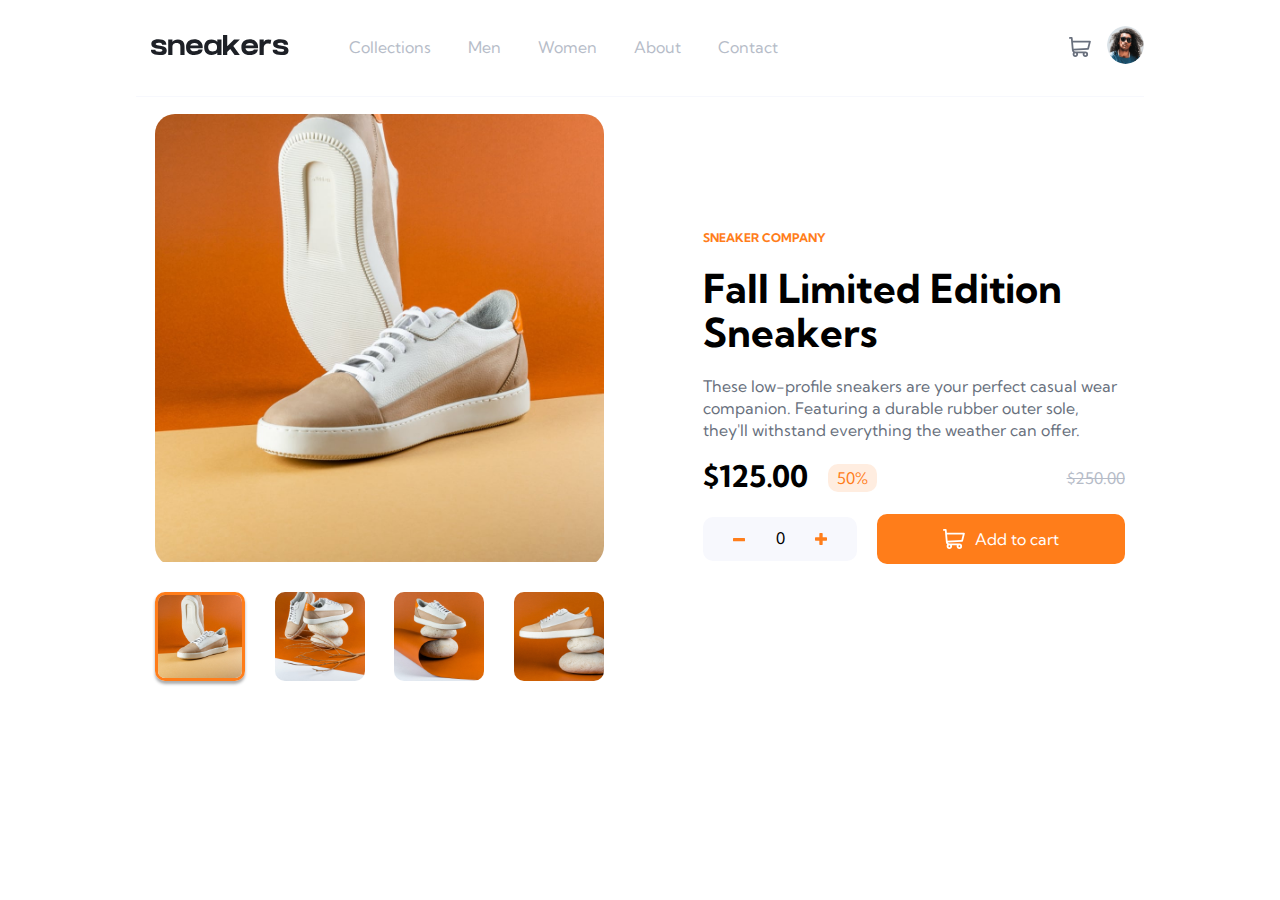
<file: index.html>
<!DOCTYPE html><html lang="en"><head><meta charset="UTF-8"><meta http-equiv="X-UA-Compatible" content="IE=edge"><meta name="viewport" content="width=device-width, initial-scale=1.0"><link rel="stylesheet" href="style.52c566d5.css"><script src="scripts.c5401e93.js" defer></script><link rel="preconnect" href="https://fonts.googleapis.com"><link rel="preconnect" href="https://fonts.gstatic.com" crossorigin><link href="https://fonts.googleapis.com/css2?family=Kumbh+Sans:wght@400;700&display=swap" rel="stylesheet"><title>Frontend Mentor | E-commerce product page</title><style>.attribution{font-size:11px;text-align:center}.attribution a{color:#3e52a3}</style></head><body> <div class="has-animation hide-for-desktop sidebarMenu"> <ul class="container container--px"> <li><a href="#">Collections</a></li> <li><a href="#">Men</a></li> <li><a href="#">Women</a></li> <li><a href="#">About</a></li> <li><a href="#">Contact</a></li> </ul> </div> <div class="has-animation hide-for-desktop sidebarMenuBackground"></div> <div class="hidden hide-for-mobile imagePopup-container"> <div class="imagePopup"> <div class="imagePopup__mainImage"> <a class="close"><img src="icon-close.2e37a0d2.svg" alt="close"></a> <div class="imagePopup__arrow-left"><img src="icon-previous.c1b39790.svg" alt=""></div> <div class="imagePopup__arrow-right"><img src="icon-next.3b564e39.svg" alt=""></div> <img class="big-image big-image-selected" src="image-product-1.2816d7a1.jpg" alt=""> <img class="big-image" src="image-product-2.400fc5c5.jpg" alt="product-1"> <img class="big-image" src="image-product-3.7fda9b4e.jpg" alt="product-2"> <img class="big-image" src="image-product-4.5cf88b3e.jpg" alt="product-3"> </div> <div class="flex flex-ai-c flex-jc-sb imagePopup__smallImages"> <img class="small-image small-image-selected" src="image-product-1-thumbnail.5bb4fb6c.jpg" alt=""> <img class="small-image" src="image-product-2-thumbnail.d9f9e014.jpg" alt=""> <img class="small-image" src="image-product-3-thumbnail.d9069d16.jpg" alt=""> <img class="small-image" src="image-product-4-thumbnail.8e2e6045.jpg" alt=""> </div> </div> </div> <div class="hidden shoppingCart"> <div class="shoppingCart__text">Cart</div> <div class="hidden shoppingCart__item-container"> <div class="shoppingCart__item"> <div class="flex flex-ai-c"> <img class="thumbnail" src="image-product-1-thumbnail.5bb4fb6c.jpg" alt=""> <div class="shopingCart__description"> <p class="hide-for-desktop">Autumn Limited Edition...</p> <p class="hide-for-mobile">Fall limited edition sneakers</p> <p class="shopingCart__price"> $125 x <span class="priceTimes">1</span> <span class="total">$375.00</span> </p> </div> </div> <a href="#"><img class="thrash" src="icon-delete.d0d43b78.svg" alt=""></a> </div> <div class="flex flex-ai-c flex-jc-c shoppingCart__btn"> <img src="icon-cart.e2b1f945.svg" alt="cart"> <p>Checkout</p> </div> </div> </div> <section class="nav-container"> <nav class="container container--px container--py flex flex-ai-c flex-jc-sb nav"> <div class="flex flex-ai-c nav__burger-logo"> <a class="hide-for-desktop nav__hamburgerMenu" href="#"> <span></span> <span></span> <span></span> </a> <div class="nav__logo"> <a href="#"> <img src="logo.30898bff.svg" alt=""> </a> </div> <div class="hide-for-mobile nav__links"> <ul> <li><a href="#">Collections</a></li> <li><a href="#">Men</a></li> <li><a href="#">Women</a></li> <li><a href="#">About</a></li> <li><a href="#">Contact</a></li> </ul> </div> </div> <div class="flex flex-ai-c nav__cart-avatar"> <a href="#" class="cartImg"> <p class="cartNumber hidden">2</p> <img src="icon-cart.e2b1f945.svg" alt=""> </a> <div class="avatar"> <img src="image-avatar.7a007b26.png" alt=""> </div> </div> </nav> </section> <section class="container container--px shoes-section-container"> <div class="shoes-section"> <div class="images"> <div class="carousel"> <div class="carousel__item carousel__item--visible"> <img src="image-product-1.2816d7a1.jpg" alt=""> </div> <div class="carousel__item"> <img src="image-product-2.400fc5c5.jpg" alt=""> </div> <div class="carousel__item"> <img src="image-product-3.7fda9b4e.jpg" alt=""> </div> <div class="carousel__item"> <img src="image-product-4.5cf88b3e.jpg" alt=""> </div> <div class="carousel__actions hide-for-tablet"> <button id="carousel__button--prev" aria-label="Previous slide"></button> <button id="carousel__button--next" aria-label="Next slide"></button> </div> </div> <div class="carousel__small-images flex flex-ai-c flex-jc-sb hide-for-mobile-down"> <div class="small-img"> <img class="img-selected" src="image-product-1.2816d7a1.jpg" alt=""> </div> <div class="small-img"> <img src="image-product-2.400fc5c5.jpg" alt=""> </div> <div class="small-img"> <img src="image-product-3.7fda9b4e.jpg" alt=""> </div> <div class="small-img"> <img src="image-product-4.5cf88b3e.jpg" alt=""> </div> </div> </div> <div class="description">  <p class="description__company">SNEAKER COMPANY</p> <h1 class="description__header">Fall Limited Edition Sneakers</h1> <p class="description__product-description"> These low-profile sneakers are your perfect casual wear companion. Featuring a durable rubber outer sole, they'll withstand everything the weather can offer. </p> <div class="description__prices flex flex-ai-c flex-jc-sb"> <div class="flex flex-ai-c price1"> <h1 class="description__main-price">$125.00</h1> <p class="description__discount">50%</p> </div> <div class="discount"> <p class="description__original-price">$250.00</p> </div> </div> <div class="cart"> <div class="add-remove flex flex-ai-c flex-jc-sb"> <a href="#" class="minus"><img src="icon-minus.e260edfa.svg" alt="minus"></a> <p class="number">0</p> <a href="#" class="plus"><img src="icon-plus.6ccf1354.svg" alt="minus"></a> </div> <div class="add-to-cart flex flex-ai-c flex-jc-c"> <img src="icon-cart.e2b1f945.svg" alt=""> <p>Add to cart</p> </div> </div> </div> </div> </section> </body></html>
</file>
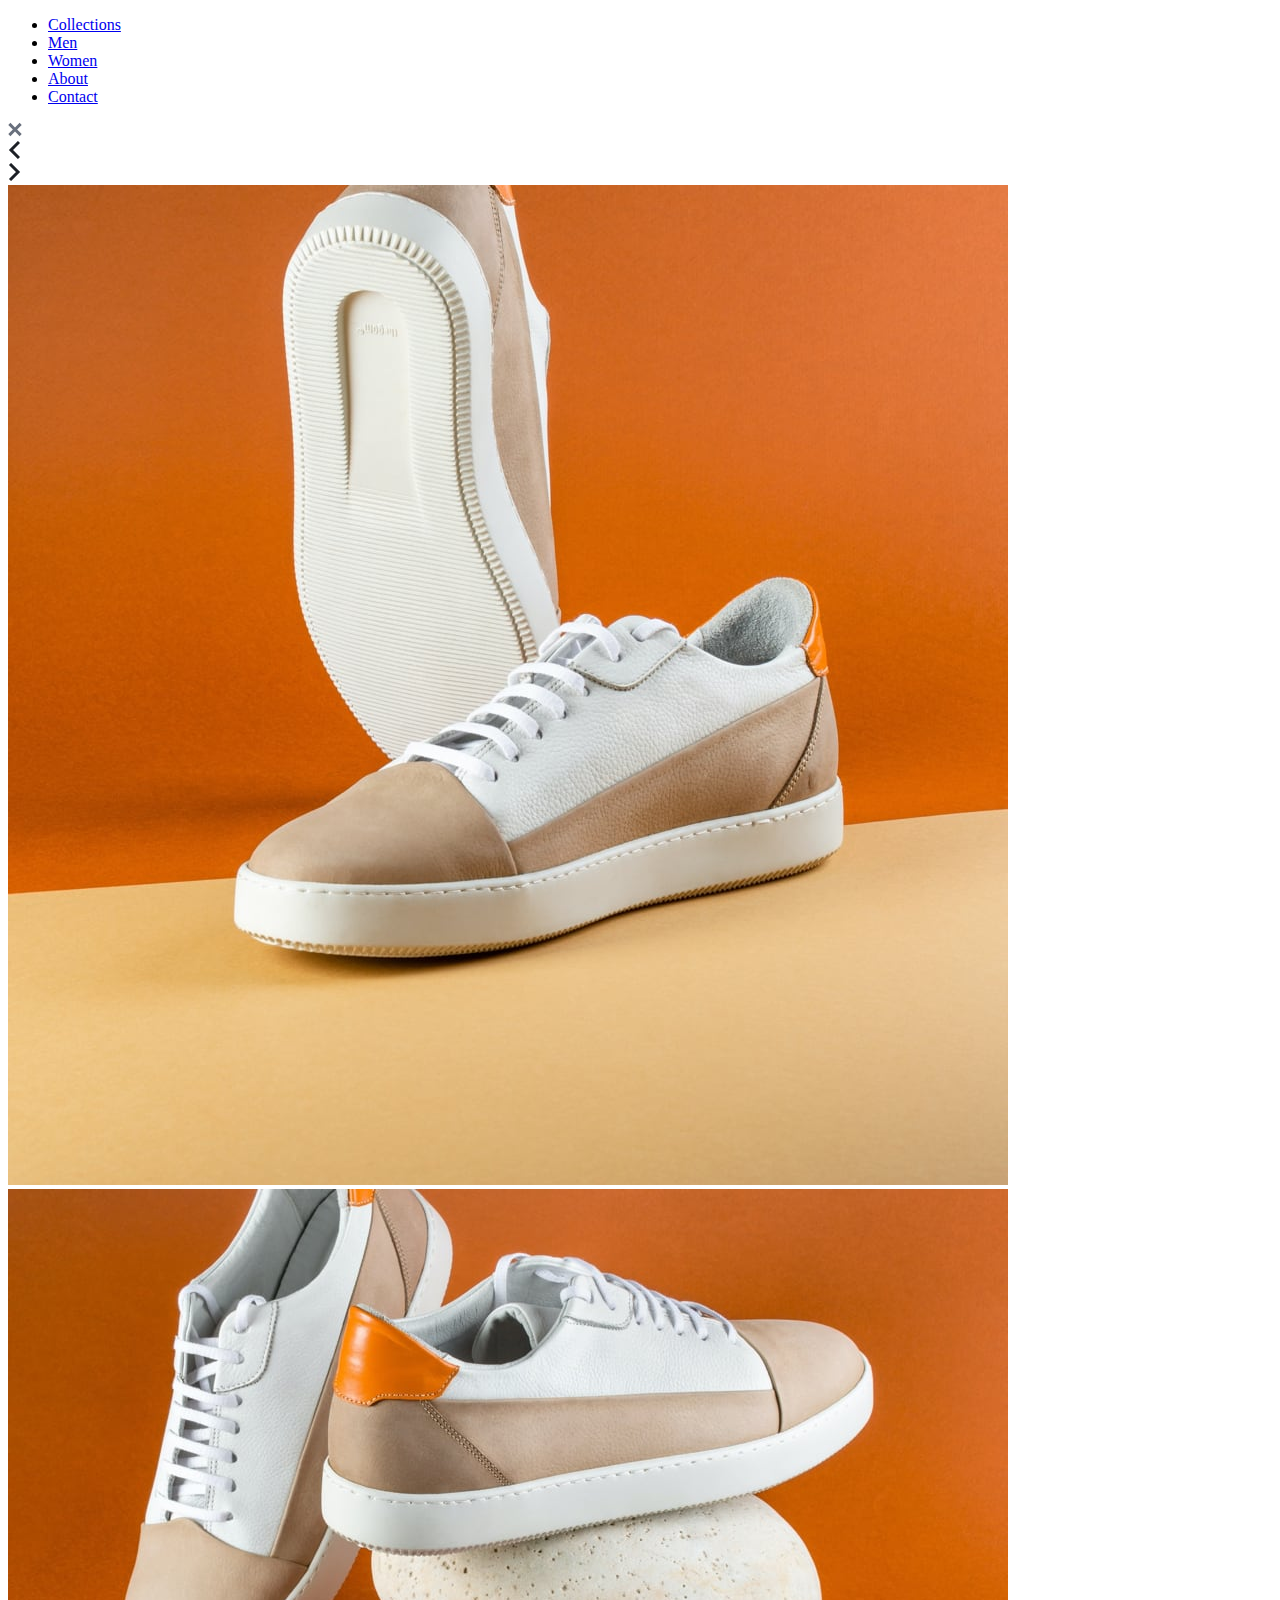
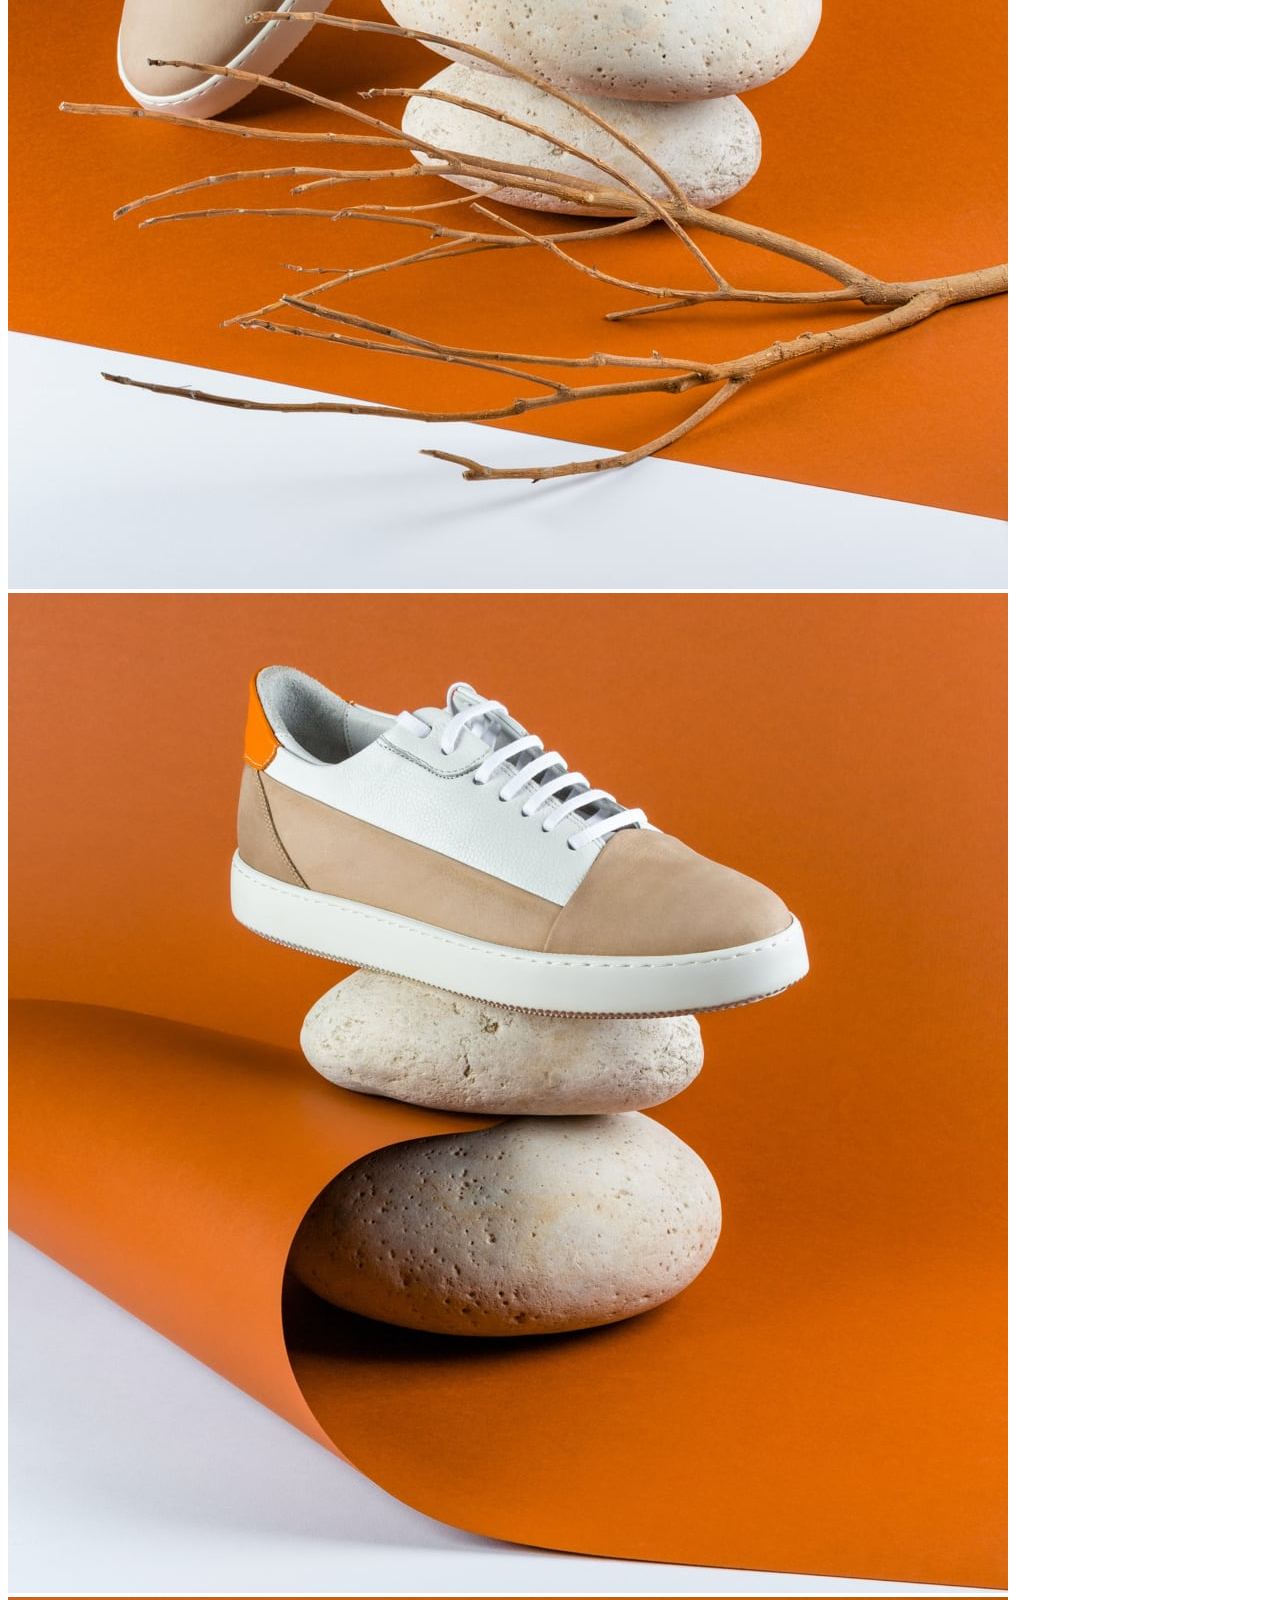
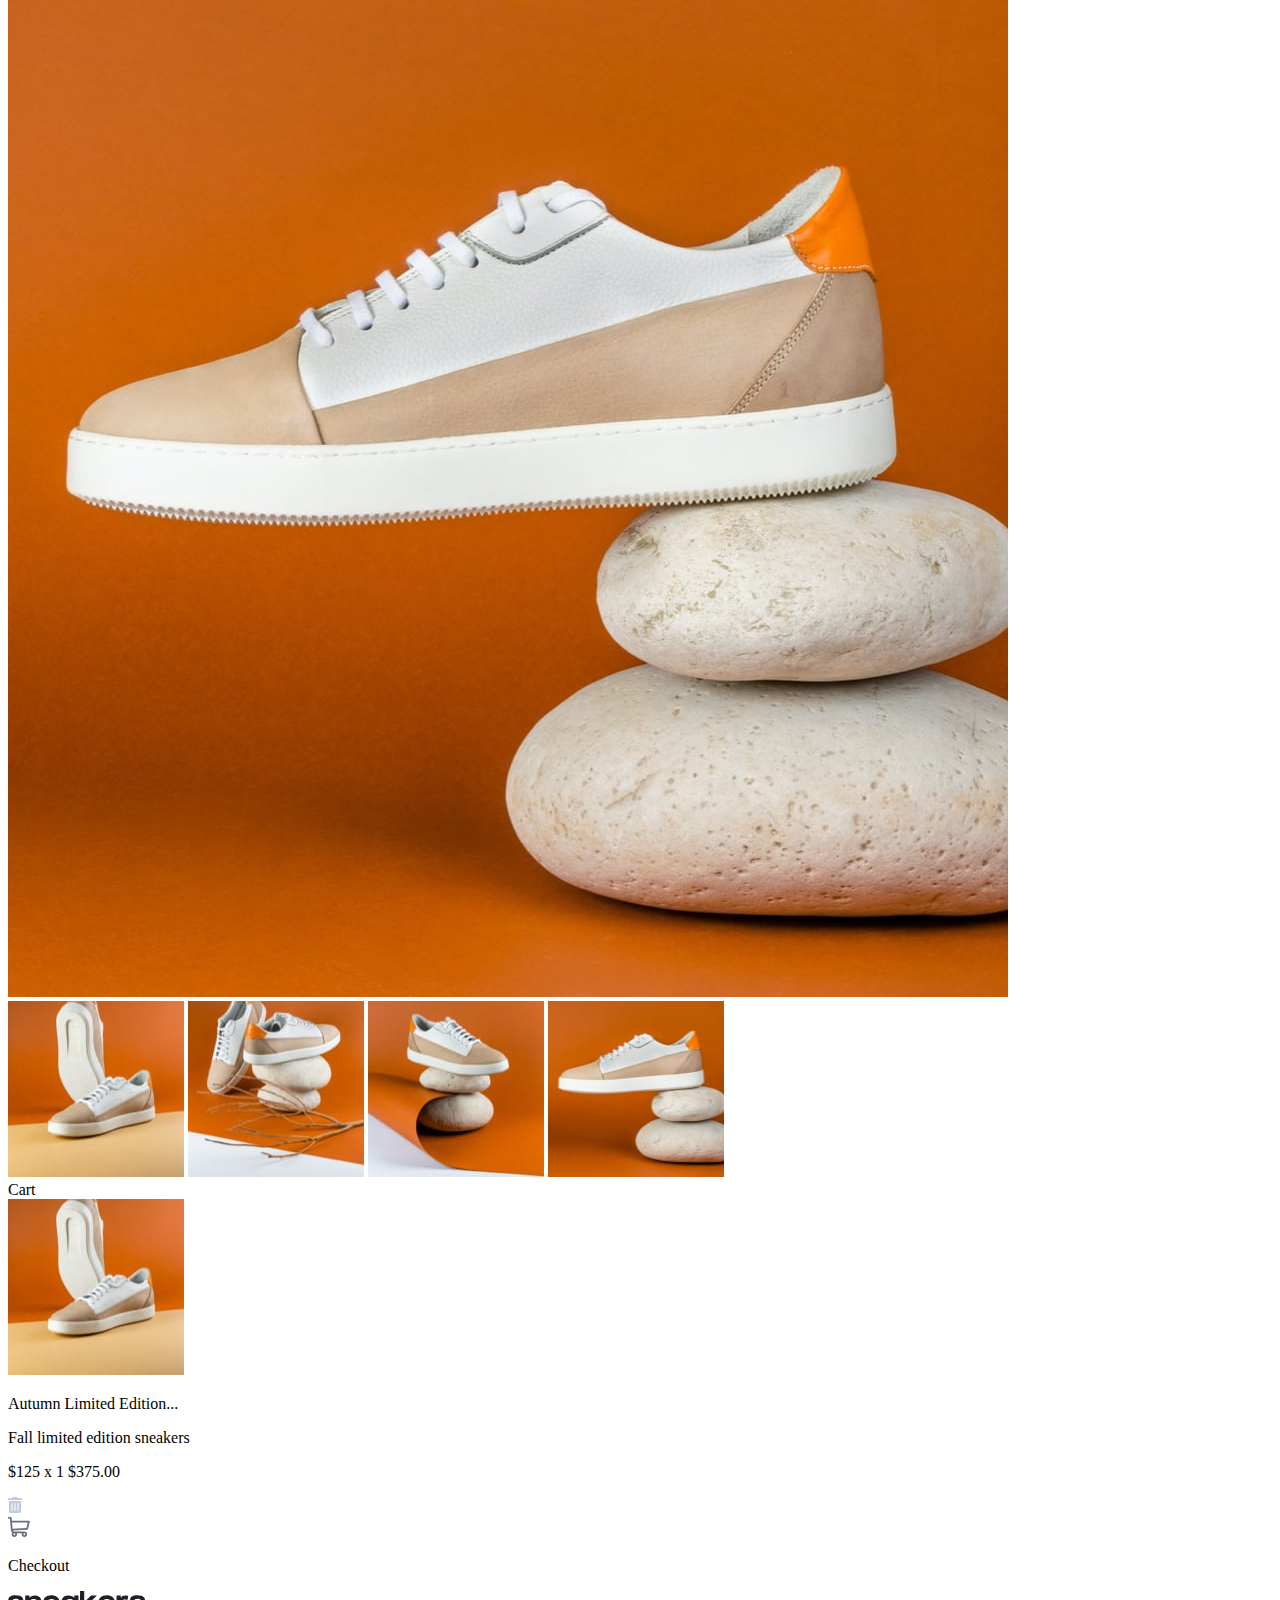
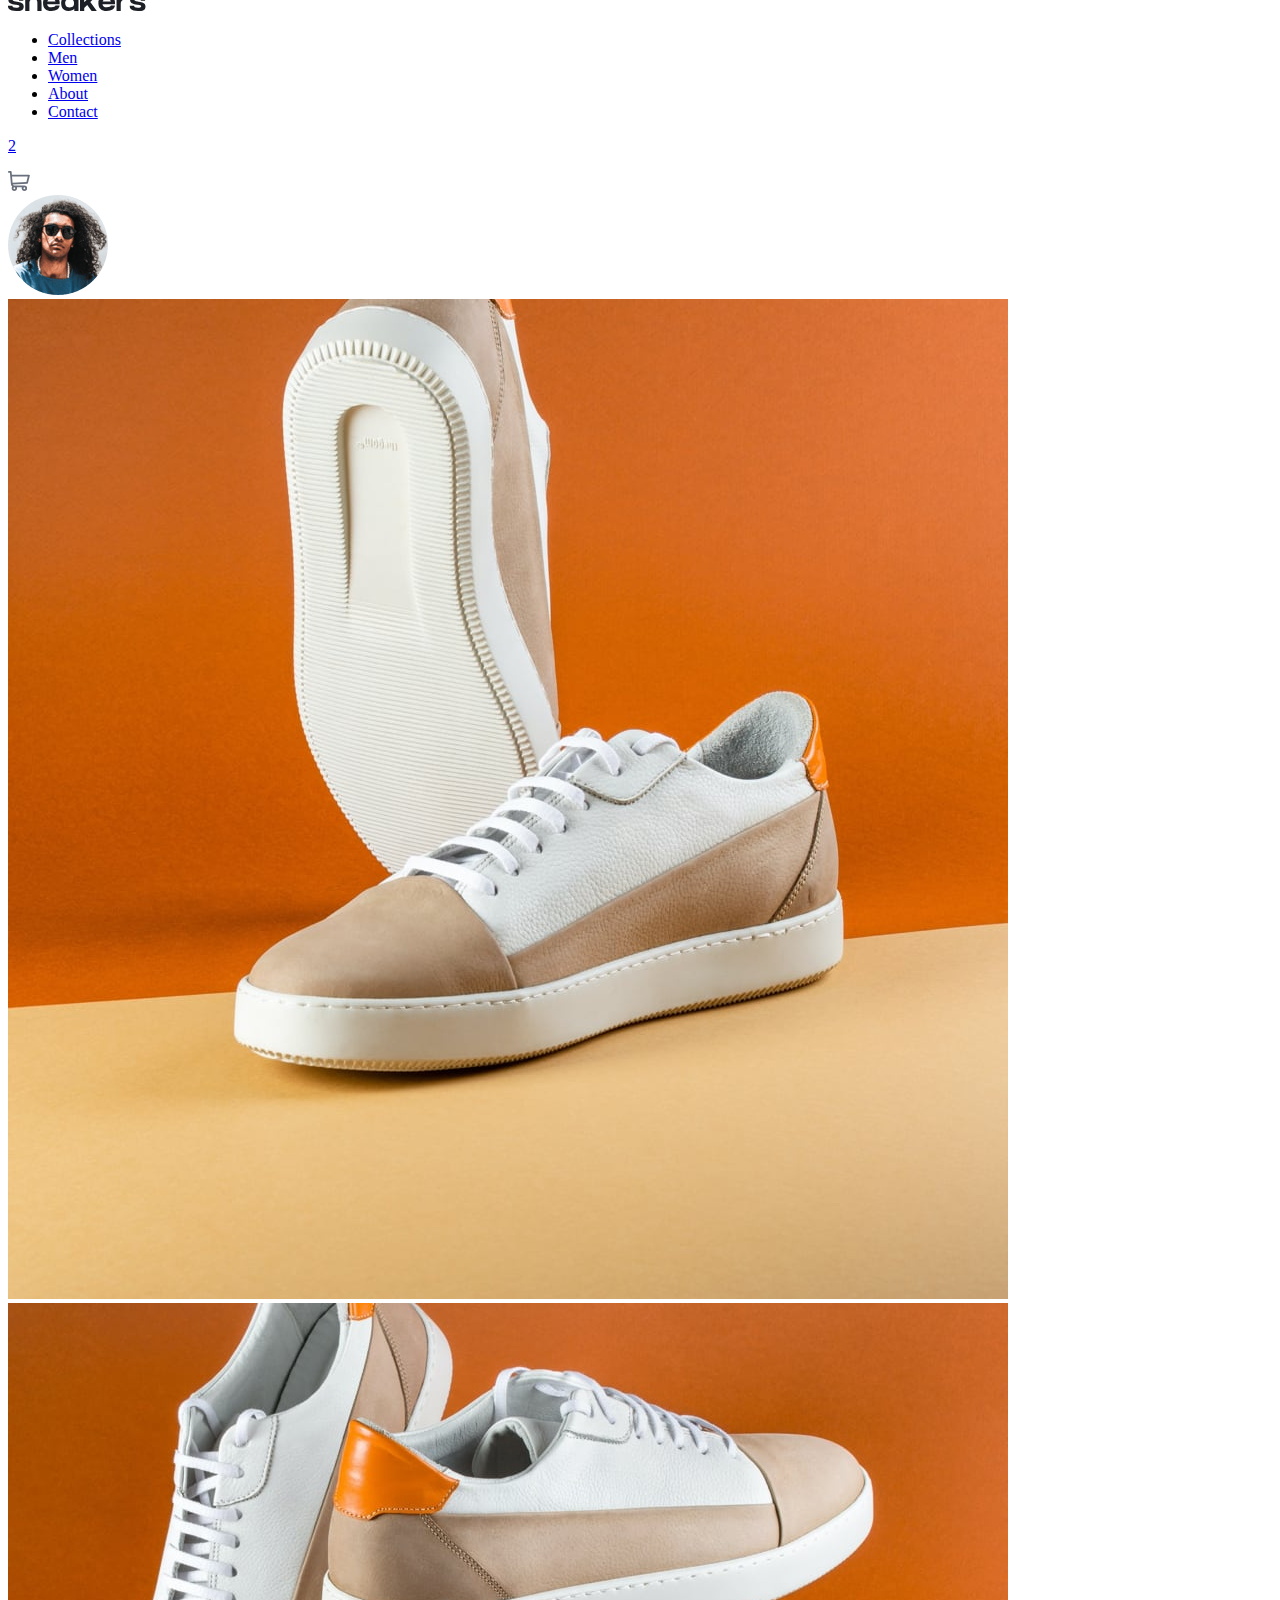
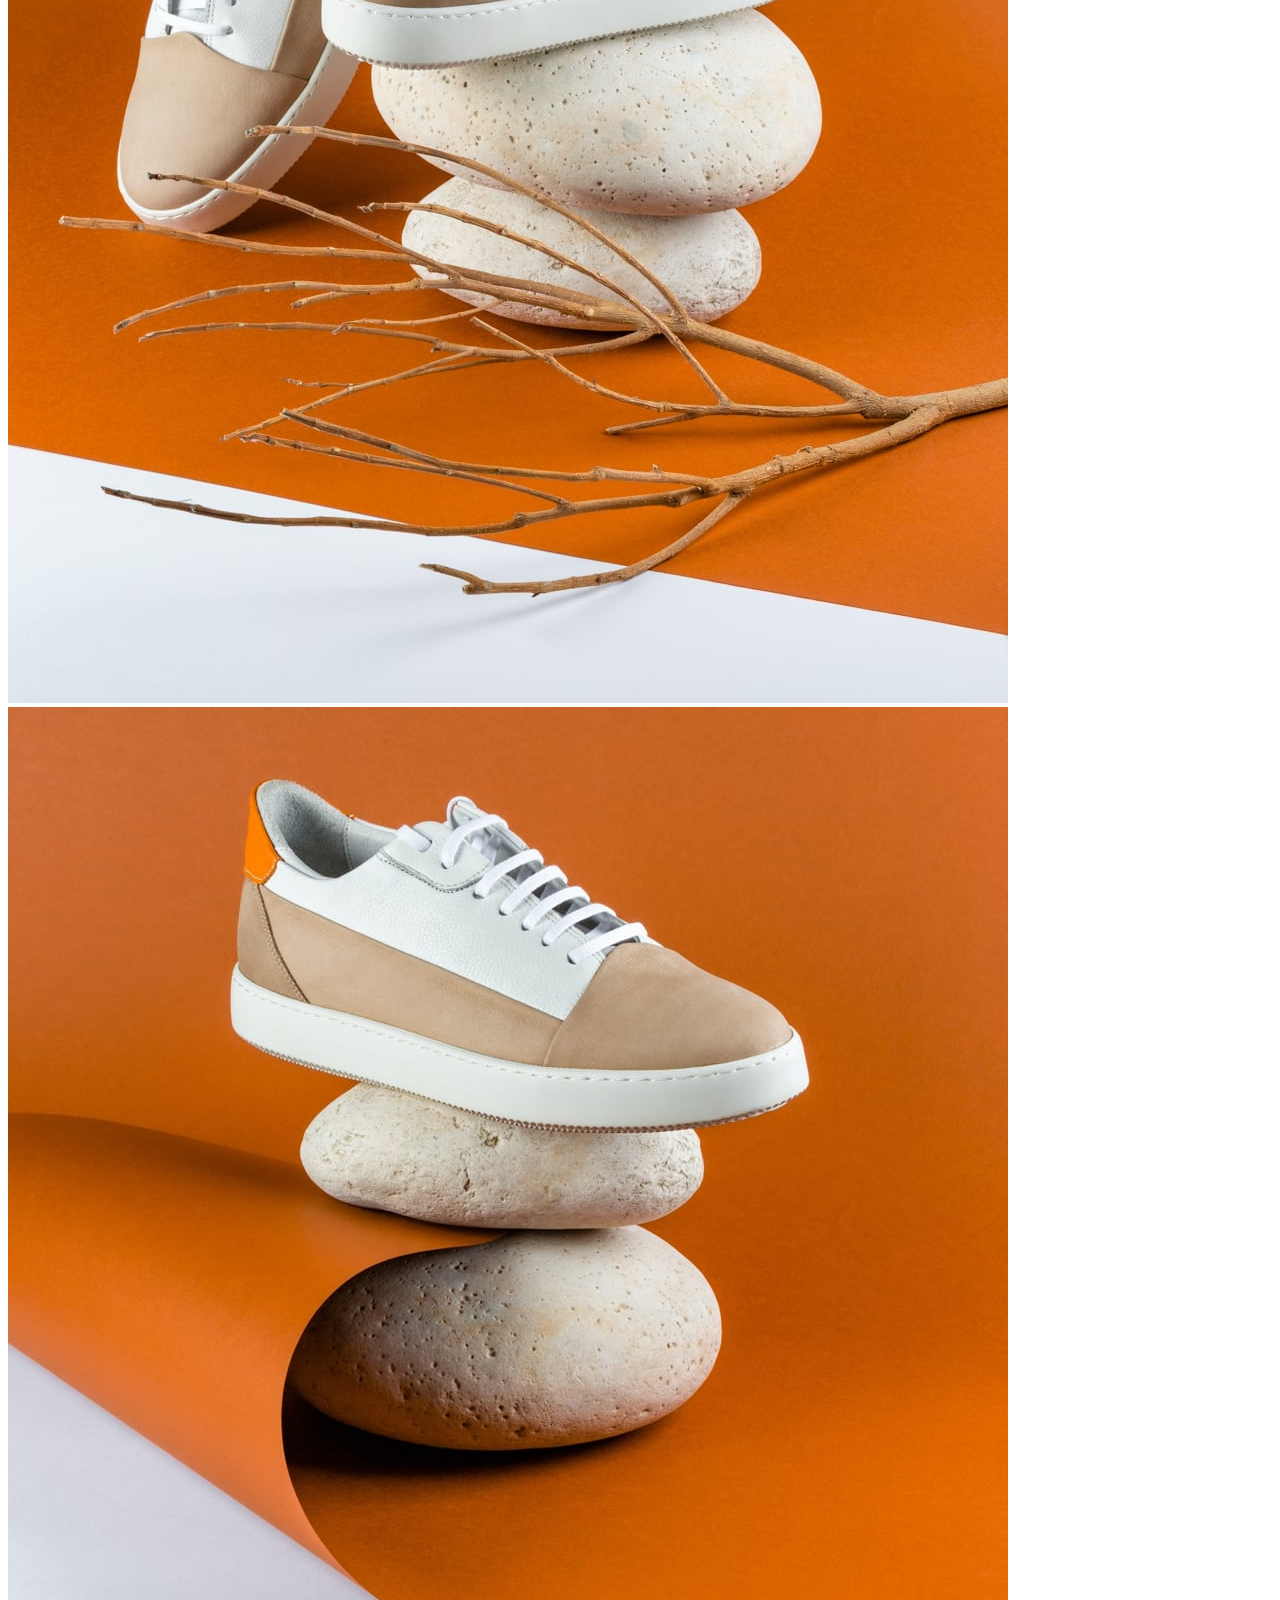
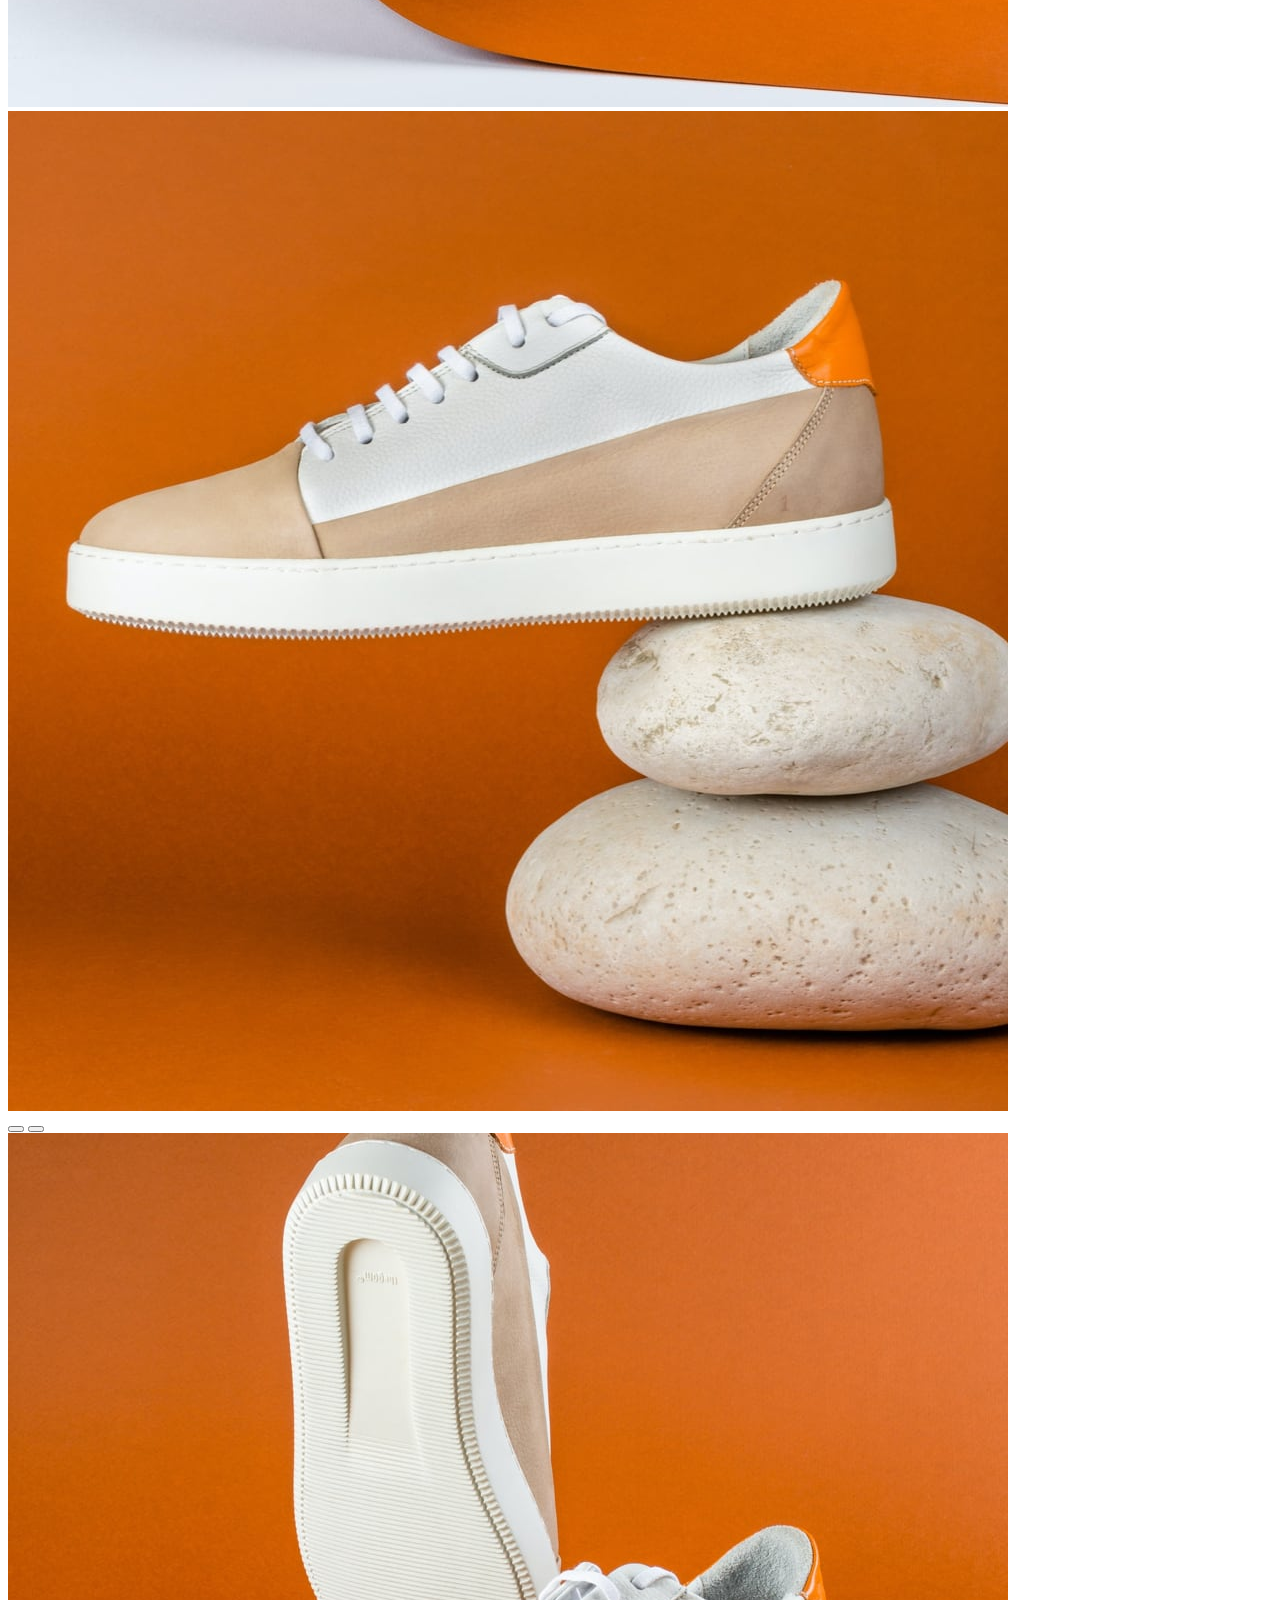
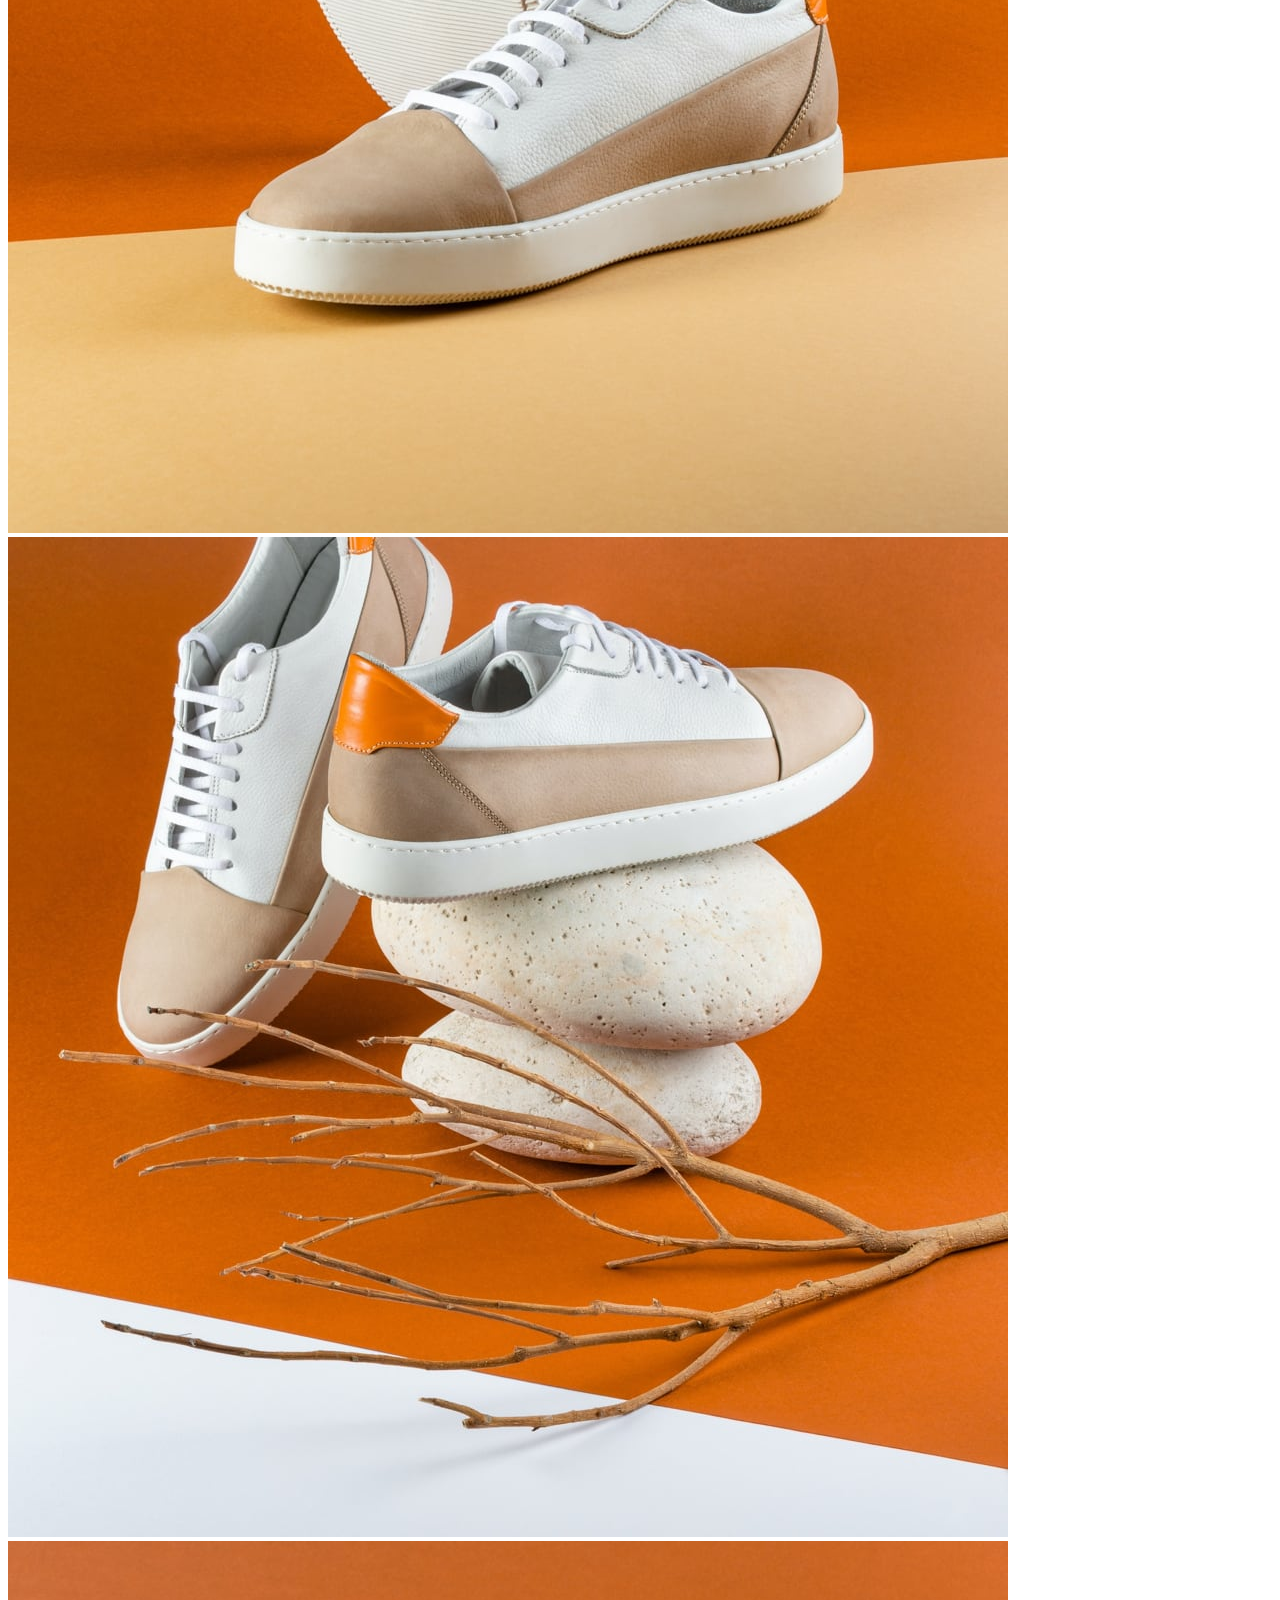
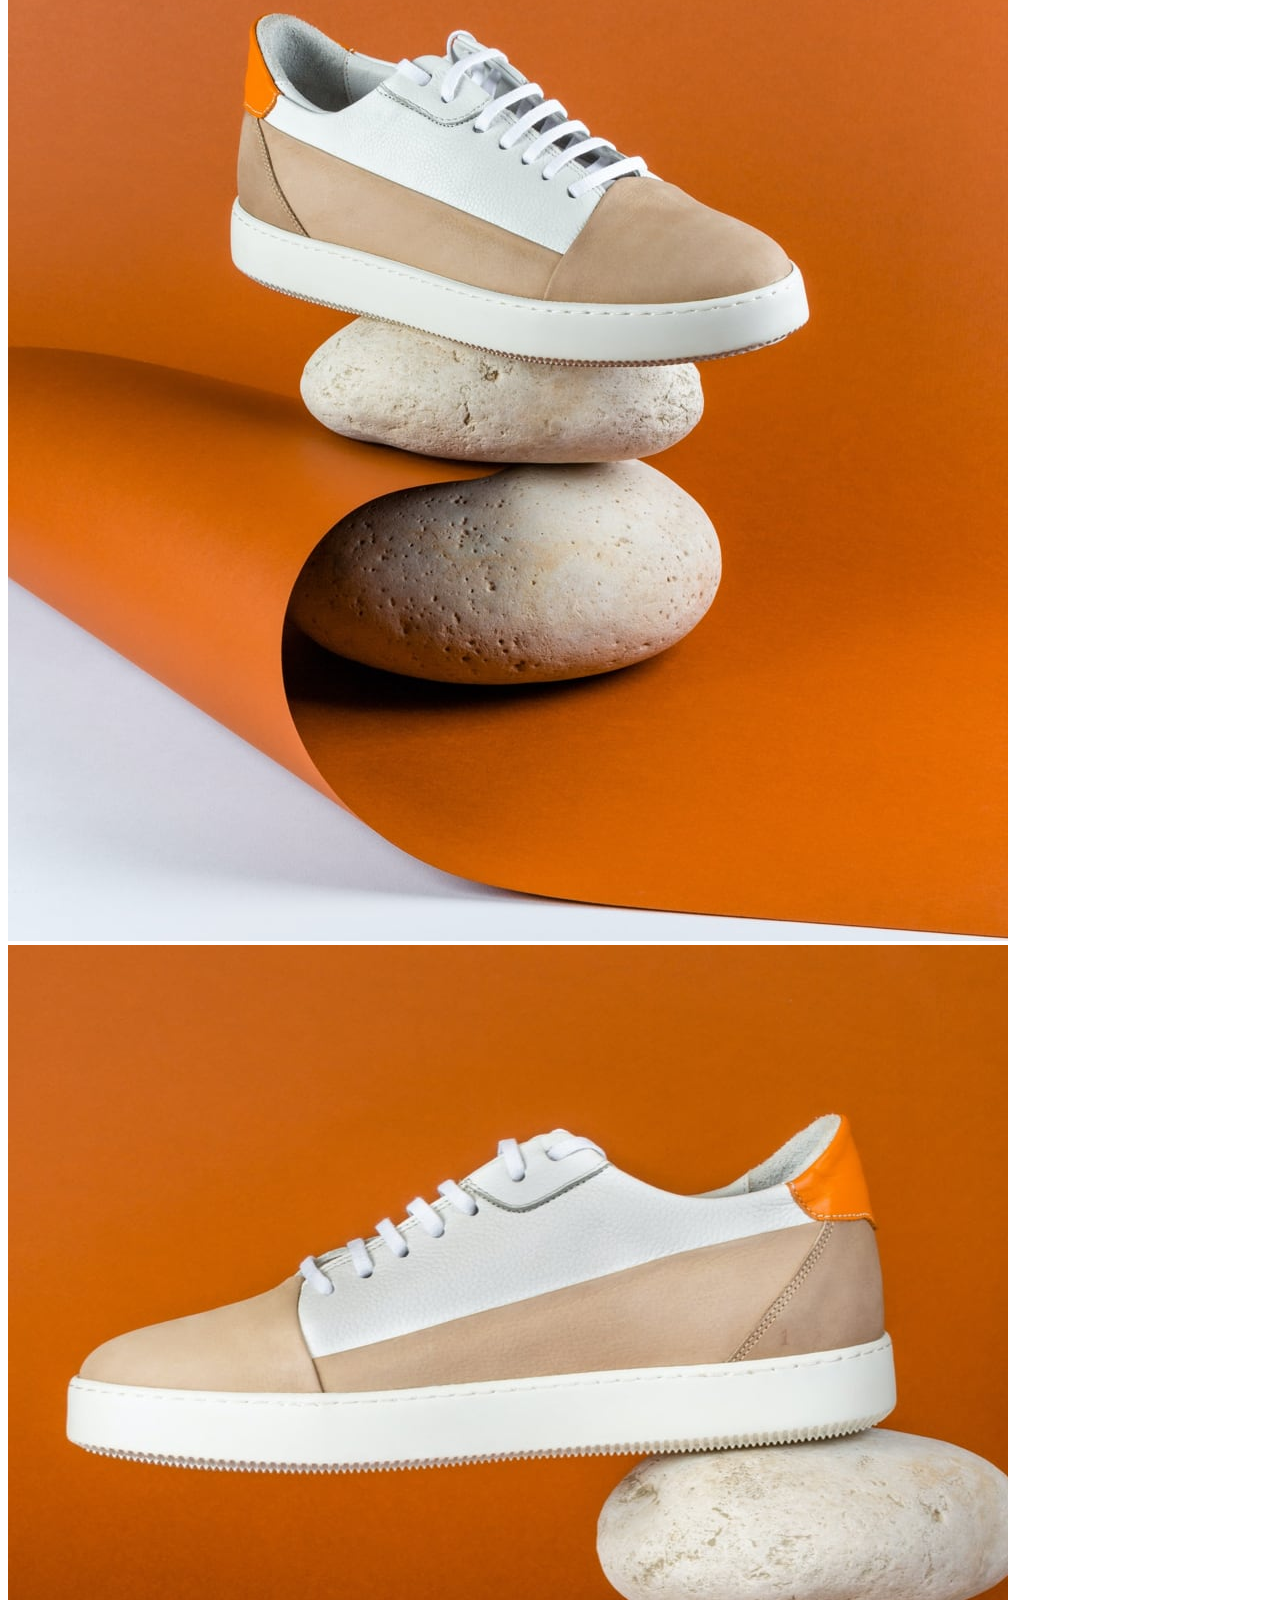
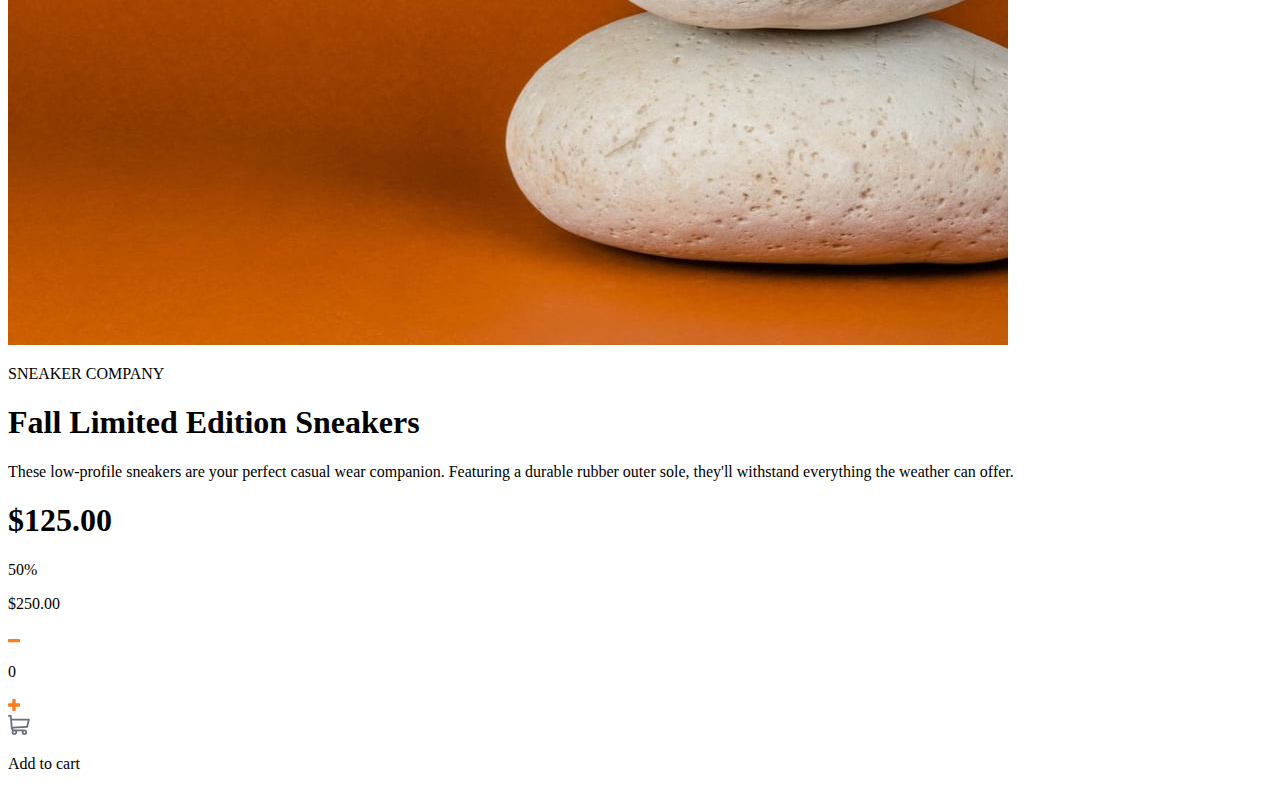
<file: src/index.html>
<!DOCTYPE html>
<html lang="en">
  <head>
    <meta charset="UTF-8" />
    <meta http-equiv="X-UA-Compatible" content="IE=edge" />
    <meta name="viewport" content="width=device-width, initial-scale=1.0" />
    <link rel="stylesheet" href="./sass/style.scss" />
    <script src="./scripts/index.js" defer></script>

    <!-- fonts -->
    <link rel="preconnect" href="https://fonts.googleapis.com" />
    <link rel="preconnect" href="https://fonts.gstatic.com" crossorigin />
    <link
      href="https://fonts.googleapis.com/css2?family=Kumbh+Sans:wght@400;700&display=swap"
      rel="stylesheet"
    />
    <!-- /fonts -->

    <title>Frontend Mentor | E-commerce product page</title>

    <style>
      .attribution {
        font-size: 11px;
        text-align: center;
      }
      .attribution a {
        color: hsl(228, 45%, 44%);
      }
    </style>
  </head>

  <body>
    <div class="sidebarMenu has-animation hide-for-desktop">
      <ul class="container container--px">
        <li><a href="#">Collections</a></li>
        <li><a href="#">Men</a></li>
        <li><a href="#">Women</a></li>
        <li><a href="#">About</a></li>
        <li><a href="#">Contact</a></li>
      </ul>
    </div>

    <div class="sidebarMenuBackground has-animation hide-for-desktop"></div>

    <div class="imagePopup-container hidden hide-for-mobile">
      <div class="imagePopup">
      <div class="imagePopup__mainImage">
        <a class="close"><img src="images/icon-close.svg" alt="close"></a>
      <div class="imagePopup__arrow-left"><img src="images/icon-previous.svg" alt=""></div>
      <div class="imagePopup__arrow-right"><img src="images/icon-next.svg" alt=""></div>
        <img class="big-image big-image-selected" src="images/image-product-1.jpg" alt="">
        <img class="big-image" src="images/image-product-2.jpg" alt="product-1">
        <img class="big-image" src="images/image-product-3.jpg" alt="product-2">
        <img class="big-image" src="images/image-product-4.jpg" alt="product-3">
      </div>
      <div class="imagePopup__smallImages flex flex-ai-c flex-jc-sb">
        <img class="small-image small-image-selected" src="images/image-product-1-thumbnail.jpg" alt="">
        <img class="small-image" src="images/image-product-2-thumbnail.jpg" alt="">
        <img class="small-image" src="images/image-product-3-thumbnail.jpg" alt="">
        <img class="small-image" src="images/image-product-4-thumbnail.jpg" alt="">
      </div>
    </div>
  </div>

    <div class="shoppingCart hidden">
      <div class="shoppingCart__text">Cart</div>
      <div class="shoppingCart__item-container hidden">
        <div class="shoppingCart__item">
          <div class="flex flex-ai-c">
            <img
              class="thumbnail"
              src="images/image-product-1-thumbnail.jpg"
              alt=""
            />
            <div class="shopingCart__description">
              <p class="hide-for-desktop">Autumn Limited Edition...</p>
              <p class="hide-for-mobile">Fall limited edition sneakers</p>
              <p class="shopingCart__price">
                $125 x <span class="priceTimes">1</span>
                <span class="total">$375.00</span>
              </p>
            </div>
          </div>
          <a href="#"
            ><img class="thrash" src="images/icon-delete.svg" alt=""
          /></a>
        </div>
        <div class="shoppingCart__btn flex flex-ai-c flex-jc-c">
          <img src="images/icon-cart.svg" alt="cart" />
          <p>Checkout</p>
        </div>
      </div>
    </div>

    <section class="nav-container">
      <nav
        class="
          nav
          container container--px container--py
          flex flex-ai-c flex-jc-sb
        "
      >
        <div class="nav__burger-logo flex flex-ai-c">
          <a class="nav__hamburgerMenu hide-for-desktop" href="#">
            <span></span>
            <span></span>
            <span></span>
          </a>

          <div class="nav__logo">
            <a href="#">
              <img src="images/logo.svg" alt="" />
            </a>
          </div>

          <div class="nav__links hide-for-mobile">
            <ul>
              <li><a href="#">Collections</a></li>
              <li><a href="#">Men</a></li>
              <li><a href="#">Women</a></li>
              <li><a href="#">About</a></li>
              <li><a href="#">Contact</a></li>
            </ul>
          </div>
        </div>

        <div class="nav__cart-avatar flex flex-ai-c">
          <a href="#" class="cartImg">
            <p class="cartNumber hidden">2</p>
            <img src="./images/icon-cart.svg" alt="" />
          </a>
          <div class="avatar">
            <img src="./images/image-avatar.png" alt="" />
          </div>
        </div>
      </nav>
    </section>

    <section class="shoes-section-container container container--px">
      <div class="shoes-section">
        <div class="images">
          <div class="carousel">
            <div class="carousel__item carousel__item--visible">
              <img src="images/image-product-1.jpg" alt="" />
            </div>
            <div class="carousel__item">
              <img src="images/image-product-2.jpg" alt="" />
            </div>
            <div class="carousel__item">
              <img src="images/image-product-3.jpg" alt="" />
            </div>
            <div class="carousel__item">
              <img src="images/image-product-4.jpg" alt="" />
            </div>

            <div class="carousel__actions hide-for-tablet">
              <button
                id="carousel__button--prev"
                aria-label="Previous slide"
              ></button>
              <button
                id="carousel__button--next"
                aria-label="Next slide"
              ></button>
            </div>
          </div>

          <div
            class="
              carousel__small-images
              flex flex-ai-c flex-jc-sb
              hide-for-mobile-down
            "
          >
            <div class="small-img">
              <img
                class="img-selected"
                src="images/image-product-1.jpg"
                alt=""
              />
            </div>
            <div class="small-img">
              <img src="images/image-product-2.jpg" alt="" />
            </div>
            <div class="small-img">
              <img src="images/image-product-3.jpg" alt="" />
            </div>
            <div class="small-img">
              <img src="images/image-product-4.jpg" alt="" />
            </div>
          </div>
        </div>

        <div class="description">
          <!-- container container--px container--py -->
          <p class="description__company">SNEAKER COMPANY</p>
          <h1 class="description__header">Fall Limited Edition Sneakers</h1>
          <p class="description__product-description">
            These low-profile sneakers are your perfect casual wear companion.
            Featuring a durable rubber outer sole, they'll withstand everything
            the weather can offer.
          </p>
          <div class="description__prices flex flex-ai-c flex-jc-sb">
            <div class="price1 flex flex-ai-c">
              <h1 class="description__main-price">$125.00</h1>
              <p class="description__discount">50%</p>
            </div>

            <div class="discount">
              <p class="description__original-price">$250.00</p>
            </div>
          </div>

          <div class="cart">
            <div class="add-remove flex flex-ai-c flex-jc-sb">
              <a href="#" class="minus"
                ><img src="images/icon-minus.svg" alt="minus"
              /></a>
              <p class="number">0</p>
              <a href="#" class="plus"
                ><img src="images/icon-plus.svg" alt="minus"
              /></a>
            </div>
            <div class="add-to-cart flex flex-ai-c flex-jc-c">
              <img src="images/icon-cart.svg" alt="" />
              <p>Add to cart</p>
            </div>
          </div>
        </div>
      </div>
    </section>
  </body>
</html>
</file>
<file: style.52c566d5.css>
:root{--font-body:Arial,sans-serif;--white:#fff;--black:#000;--orange:#ff7d1a;--paleOrange:#ffede0;--veryDarkBlue:#1d2025;--darkGrayishBlue:#68707d;--grayishBlue:#b6bcc8;--lightGrayishBlue:#f7f8fd;--White:#fff}html{font-size:62.25%;box-sizing:border-box}*,:after,:before{box-sizing:inherit}body{font-family:Kumbh Sans,sans-serif;margin:0;padding:0;font-size:1.6em}.flex{display:flex}.flex-jc-sa{justify-content:space-around}.flex-jc-sb{justify-content:space-between}.flex-jc-c{justify-content:center}.flex-ai-c{align-items:center}.container{max-width:111.3rem;margin:0 auto}.container--px{padding-left:2.4rem;padding-right:2.4rem}@media (min-width:40em){.container--px{padding-left:5rem;padding-right:5rem}}.container--py{padding-top:2rem;padding-bottom:2rem}@media (min-width:40em){.container--py{padding-top:2.6rem;padding-bottom:2.6rem}}@media (max-width:71.8125em){.hide-for-mobile{display:none!important}}@media (min-width:71.875em){.hide-for-desktop{display:none!important}}@media (min-width:40em){.hide-for-tablet{display:none!important}}@media (max-width:39.9375em){.hide-for-mobile-down{display:none!important}}.hidden{display:none}h1,h2,h3{margin:0;padding:0;line-height:1.1}a,a:active,a:visited{text-decoration:none}p{margin:0;padding:0;line-height:1.4;font-size:1.2rem}h1{font-size:3rem}.has-animation{visibility:hidden}@keyframes slide-in{0%{visibility:hidden;transform:translateX(-100%);@media (min-width:40em){transform:translateX(0)}}1%{visibility:visible;transform:translateX(-100%);@media (min-width:40em){transform:translateX(0)}}to{visibility:visible;transform:translateX(0);@media (min-width:40em){transform:translateX(0)}}}.slide-in{animation:slide-in .3s ease-in-out forwards}@keyframes slide-out{0%{visibility:visible;transform:translateX(0);@media (min-width:40em){transform:translateX(0)}}99%{visibility:visible;transform:translateX(-100%);@media (min-width:40em){transform:translateX(0)}}to{visibility:hidden;transform:translateX(-100%);@media (min-width:40em){transform:translateX(0)}}}.slide-out{animation:slide-out .25s ease-in-out forwards}@keyframes fade-in{0%{visibility:hidden;opacity:0}1%{visibility:visible;opacity:0}to{opacity:1;visibility:visible}}.fade-in{animation:fade-in .2s ease-in-out forwards}@keyframes fade-out{0%{visibility:visible;opacity:1}99%{visibility:visible;opacity:0}to{visibility:hidden;opacity:0}}.fade-out{animation:fade-out .2s ease-in-out forwards}.nav{position:relative}.nav.open .nav__hamburgerMenu span:first-child{transform:rotate(45deg)}.nav.open .nav__hamburgerMenu span:nth-child(2){opacity:0}.nav.open .nav__hamburgerMenu span:last-child{transform:rotate(-45deg)}.nav:after{content:"";position:absolute;border-bottom:1px solid var(--lightGrayishBlue);top:0;bottom:-.3rem;left:5rem;right:5rem;z-index:-1}@media (max-width:39.9375em){.nav:after{display:none}}.nav__hamburgerMenu{z-index:2;display:flex;flex-direction:column;cursor:pointer}.nav__hamburgerMenu span{transition:all .3s ease-in-out;display:inline-block;width:1.6rem;height:.3rem;background-color:var(--grayishBlue);transform-origin:-.5px 1.3px}.nav__hamburgerMenu span:not(:last-child){margin-bottom:.3rem}.nav__hamburgerMenu span span:first-child{transform-origin:0 100%}.nav__logo{margin-left:1.6rem;user-select:none}.nav__links{margin:0;padding-left:6rem}.nav__links ul{padding:0;margin:0;list-style-type:none}.nav__links ul li{display:inline-block}.nav__links ul li:not(:last-child){margin-right:3.3rem}.nav__links ul li a{color:var(--grayishBlue);position:relative}.nav__links ul li a:after{transition:opacity .2s ease-in-out;content:"";height:.2rem;border-radius:50%;position:absolute;background-color:var(--orange);left:0;right:0;bottom:-4.1rem;opacity:0}.nav__links ul li a:hover:after{opacity:1}.nav .cartImg{line-height:0;position:relative}.nav .cartImg p{position:absolute;top:-.9rem;right:-.9rem;background-color:var(--orange);padding:.3rem .6rem;line-height:1;border-radius:40%}.nav .avatar{cursor:pointer;margin-left:1.6rem}.nav .avatar img{width:2.9rem;border-radius:50%}.nav .avatar img:hover{border:.3rem solid var(--orange)}@media (min-width:71.875em){.nav .avatar img{width:3.8rem}}.sidebarMenu{position:fixed;width:22.2rem;height:100%;background-color:#ccc;z-index:2}@media (min-width:40em){.sidebarMenu{height:100%;width:100%;display:flex;justify-content:center;align-items:center}}.sidebarMenu ul{display:flex;flex-direction:column;margin-top:10rem}@media (min-width:40em){.sidebarMenu ul{margin-top:0}}.sidebarMenu ul li{display:inline-block}@media (min-width:40em){.sidebarMenu ul li{text-align:center}}.sidebarMenu ul li:not(:last-child){margin-bottom:2rem}.sidebarMenu ul li a{color:#000;font-weight:700}@media (min-width:40em){.sidebarMenu ul li a{font-size:3rem}}.sidebarMenuBackground{position:absolute;z-index:1;width:100%;height:100%;background-color:rgba(0,0,0,.75)}.shoes-section-container{position:relative}@media (min-width:40em){.shoes-section-container{margin-top:2rem!important}}@media (max-width:71.8125em){.shoes-section-container{max-width:111.3rem;margin:0 auto;padding-left:5rem;padding-right:5rem}}@media (max-width:39.9375em){.shoes-section-container{margin:0;padding:0}}@media (min-width:71.875em){.shoes-section-container{padding-left:7rem;padding-right:7rem}}.shoes-section{display:flex;flex-direction:column;align-items:center}@media (min-width:40em){.shoes-section{display:flex;flex-direction:row}}.carousel{overflow:hidden;height:30rem;position:relative;width:100%}@media (min-width:40em){.carousel{width:30rem;height:30rem;cursor:pointer}}@media (min-width:71.875em){.carousel{width:45rem;height:45rem}}.carousel__item,.carousel__item--hidden{display:none}@media (min-width:40em){.carousel__item{border-radius:2rem;overflow:hidden}}.carousel__item img{width:100%;height:100%;object-position:50% 50%;object-fit:cover}@media (min-width:40em){.carousel__item img{width:100%}}.carousel__item--visible{display:block;animation:fadeVisibility .5s ease-in-out}.carousel__actions{margin:0 auto;padding:1rem;width:100%;display:flex;justify-content:space-between;position:absolute;top:50%;transform:translateY(-50%)}.carousel__actions button{border-radius:50%;border:0;width:4rem;height:4rem;font-weight:700;cursor:pointer;background-color:var(--white)}#carousel__button--prev{background-image:url(icon-previous.c1b39790.svg);background-position:45% 50%}#carousel__button--next,#carousel__button--prev{width:4rem;height:4rem;background-repeat:no-repeat;background-size:1rem}#carousel__button--next{background-image:url(icon-next.3b564e39.svg);background-position:55% 50%}.carousel__small-images{margin-top:2rem;width:100%}@media (min-width:71.875em){.carousel__small-images{margin-top:3rem}}.small-img{text-align:center;position:relative;width:7rem;height:7rem;cursor:pointer}@media (min-width:71.875em){.small-img{width:9rem;height:9rem}}.small-img img{border-radius:1rem;object-fit:cover;object-position:center center;width:7rem;height:7rem}@media (min-width:71.875em){.small-img img{width:9rem;height:9rem}}.img-selected{border:3px solid var(--orange);box-shadow:0 .3rem .3rem 0 rgba(17,17,17,.35)}@keyframes fadeVisibility{0%{opacity:0}to{opacity:1;transform:opacity linear}}@media (max-width:71.8125em){.description{max-width:111.3rem;margin:0 auto;padding:2.6rem 5rem}}@media (min-width:71.875em){.description{margin-left:10rem}}.description__company{color:var(--orange);margin-bottom:2rem}@media (min-width:40em){.description__company{font-weight:700}}.description__header{margin-bottom:2rem}@media (min-width:71.875em){.description__header{font-size:4rem}}.description__product-description{color:var(--darkGrayishBlue);margin-bottom:2rem}@media (min-width:40em){.description__product-description{font-size:1.6rem}}.description__prices{margin-bottom:2rem}.description__main-price{margin-right:2rem;font-size:2.5rem}@media (min-width:71.875em){.description__main-price{font-size:3rem}}.description__discount{font-size:1.6rem;padding:.3rem .9rem;background-color:var(--paleOrange);border-radius:1rem;color:var(--orange)}.description__original-price{font-size:1.6rem;color:var(--grayishBlue);text-decoration:line-through}@media (min-width:71.875em){.description .cart{display:flex;align-items:center;justify-content:center}}.description .cart .add-remove{background-color:var(--lightGrayishBlue);padding:1.4rem 3rem;border-radius:1rem;margin-bottom:2rem}@media (min-width:71.875em){.description .cart .add-remove{margin:0 2rem 0 0;flex:1}}.description .cart .number{font-size:1.6rem;line-height:1}.description .cart .minus,.description .cart .plus{line-height:0}.description .cart .add-to-cart{cursor:pointer;color:#fff;padding:1.4rem 3rem;border-radius:1rem;background-color:var(--orange)}@media (min-width:71.875em){.description .cart .add-to-cart{flex:2}}.description .cart .add-to-cart img{filter:brightness(100);margin-right:1rem}.description .cart .add-to-cart p{font-size:1.6rem}.shoppingCart__btn{cursor:pointer;color:#fff;padding:1.4rem 3rem;border-radius:1rem;background-color:var(--orange)}@media (min-width:71.875em){.shoppingCart__btn{flex:2}}.shoppingCart__btn img{filter:brightness(100);margin-right:1rem}.shoppingCart__btn p{font-size:1.6rem}.shoppingCart{z-index:1;width:35rem;left:50%;transform:translateX(-50%);margin:0 auto;position:absolute;top:10rem;background-color:#fff;border-radius:1rem;box-shadow:0 .7rem .7rem rgba(0,0,0,.15)}@media (min-width:40em){.shoppingCart{width:40rem;transform:translateX(0);right:3rem;left:auto}}@media (min-width:71.875em){.shoppingCart{left:50%}}.shoppingCart__text{font-size:1.6rem;font-weight:700;color:var(--darkGrayishBlue);padding:2.5rem 3rem}.shoppingCart__item{padding:2rem 3rem;display:flex;align-items:center;justify-content:space-between;border-top:1px solid var(--grayishBlue)}.shoppingCart__item .thumbnail{border-radius:1rem;width:5rem;margin-right:2rem}.shoppingCart__item .shopingCart__description p{font-size:1.6rem}.shoppingCart__btn{margin:0 3rem 2rem}.total{font-weight:700}.imagePopup-container{z-index:1;width:100vw;height:100vh;position:absolute;left:0;top:0;background-color:rgba(0,0,0,.75)}.imagePopup-container .imagePopup{user-select:none;position:absolute;transform:translate(-50%,-50%);left:50%;top:50%}.imagePopup-container .imagePopup__mainImage{position:relative;margin-bottom:3rem}.imagePopup-container .imagePopup__mainImage .imagePopup__arrow-left{position:absolute;top:50%;transform:translate(-50%,-50%);width:6rem;height:6rem;border-radius:50%;background-color:var(--white);cursor:pointer}.imagePopup-container .imagePopup__mainImage .imagePopup__arrow-left img{position:absolute;left:50%;top:50%;transform:translate(-60%,-50%)}.imagePopup-container .imagePopup__mainImage .imagePopup__arrow-right{position:absolute;top:50%;right:0;transform:translate(50%,-50%);width:6rem;height:6rem;border-radius:50%;background-color:var(--white);cursor:pointer}.imagePopup-container .imagePopup__mainImage .imagePopup__arrow-right img{position:absolute;left:50%;top:50%;transform:translate(-40%,-50%)}.imagePopup-container .imagePopup__mainImage>img{user-select:none;width:55rem;height:55rem;border-radius:2rem}.imagePopup-container .imagePopup__mainImage>img.big-image{display:none}.imagePopup-container .imagePopup__mainImage>img.big-image-selected{display:block}.imagePopup-container .imagePopup__smallImages{padding-left:2rem;padding-right:2rem;cursor:pointer}.imagePopup-container .imagePopup__smallImages>img{width:10rem;height:10rem;border-radius:1rem;user-select:none}.imagePopup-container .imagePopup .close{position:absolute;right:0;top:-3rem;transform:scale(1.3);cursor:pointer}.imagePopup-container .imagePopup .close img{filter:brightness(100)}.small-image-selected{border:3px solid var(--orange);box-shadow:0 .3rem .3rem 0 rgba(17,17,17,.35)}
/*# sourceMappingURL=style.52c566d5.css.map */
</file>
